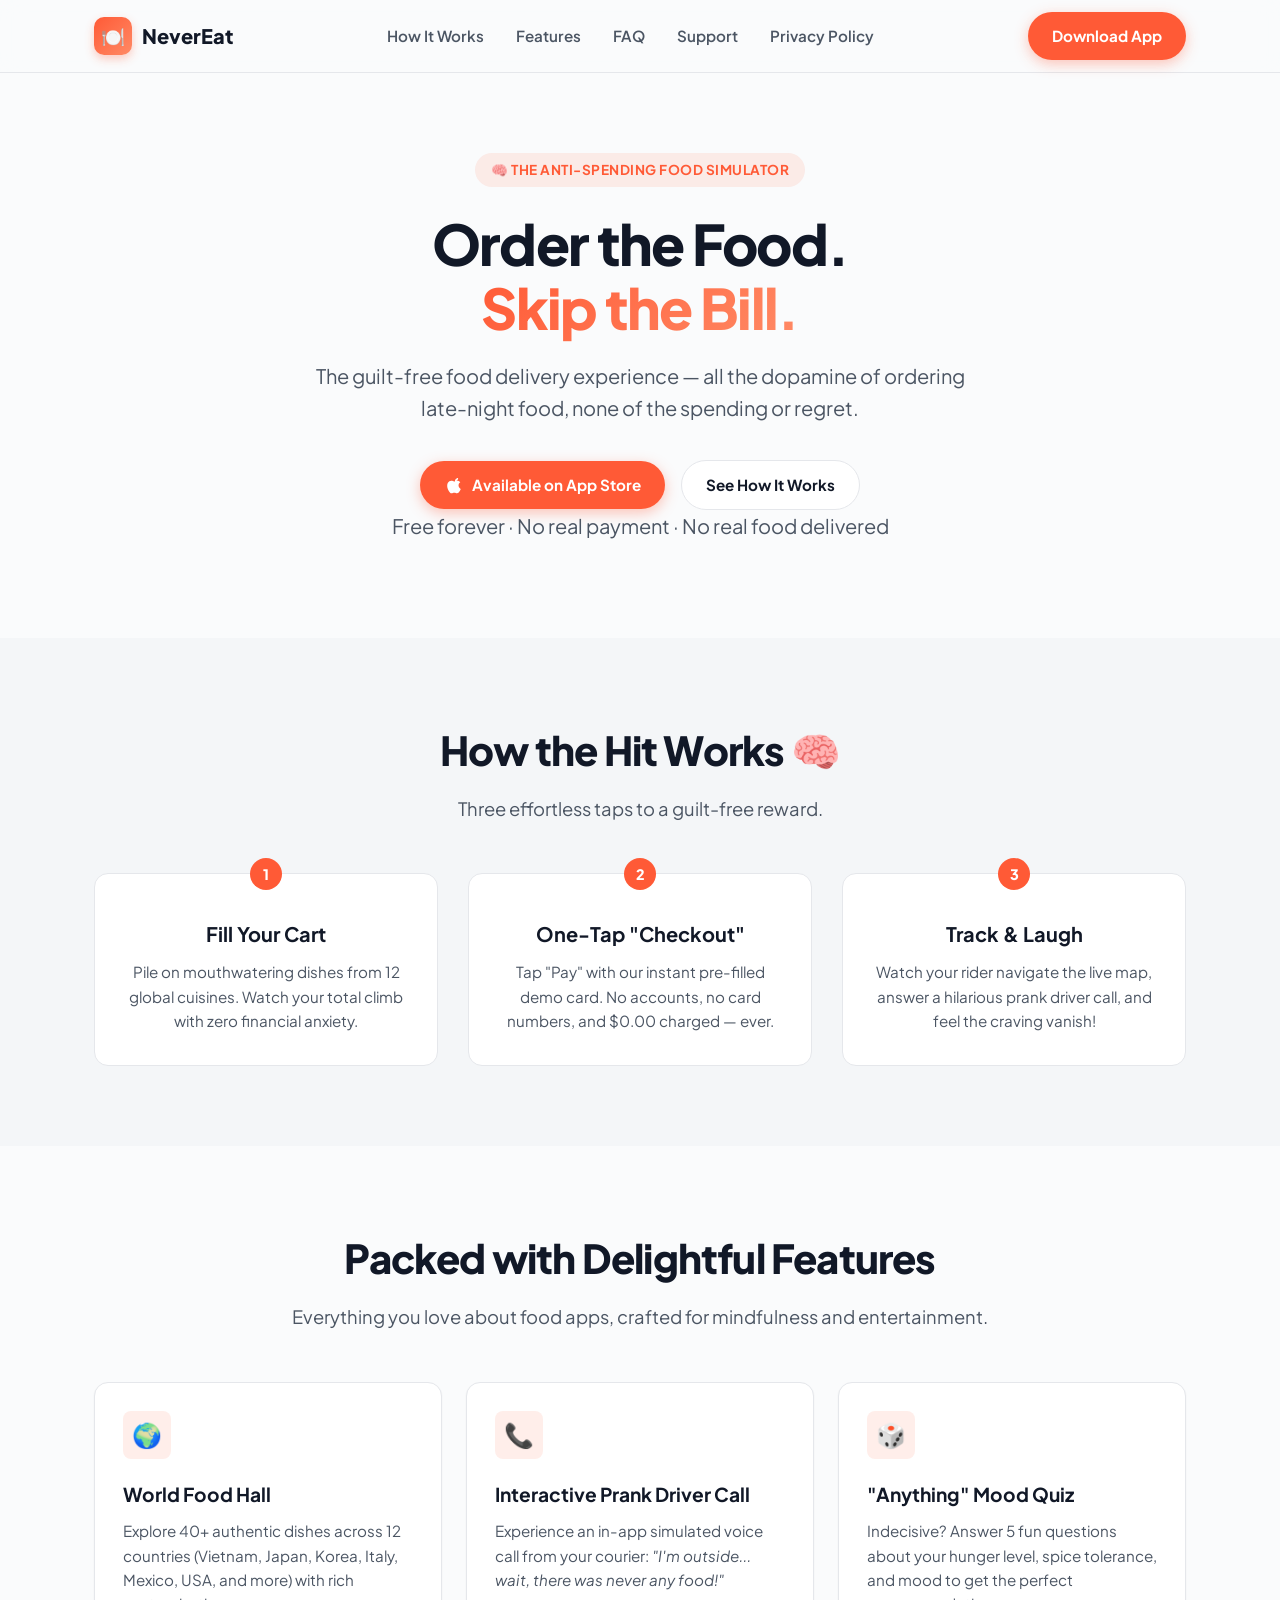
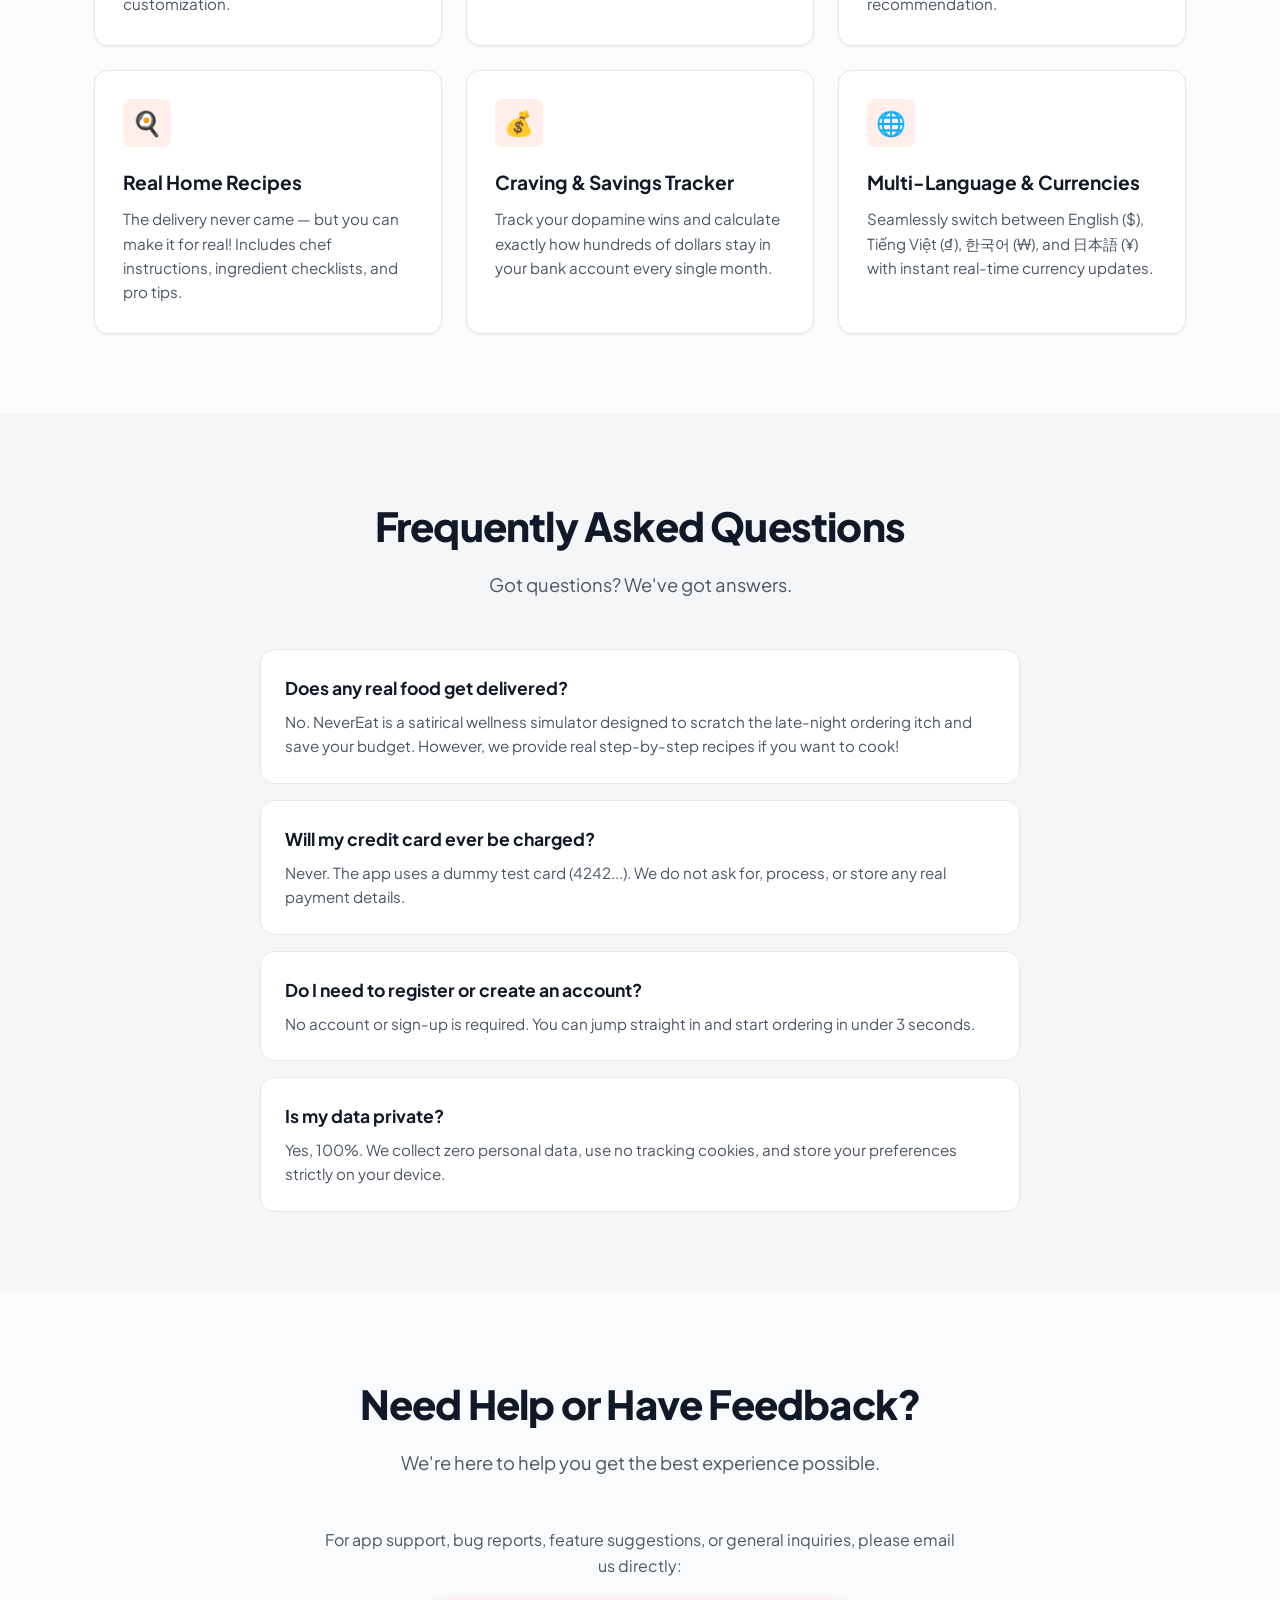
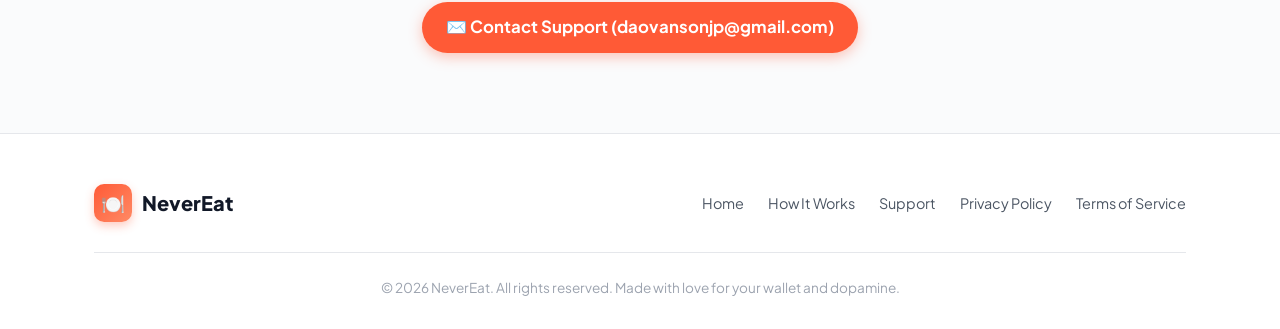
<file: index.html>
<!DOCTYPE html>
<html lang="en">
<head>
  <meta charset="UTF-8">
  <meta name="viewport" content="width=device-width, initial-scale=1.0">
  <title>NeverEat — Order the Food. Skip the Bill. Get the Dopamine.</title>
  <meta name="description" content="NeverEat is the world's first guilt-free fake food delivery app. Satisfy late-night cravings, save money, and get real home recipes.">
  <link rel="preconnect" href="https://fonts.googleapis.com">
  <link rel="preconnect" href="https://fonts.gstatic.com" crossorigin>
  <link href="https://fonts.googleapis.com/css2?family=Plus+Jakarta+Sans:wght@400;500;600;700;800&display=swap" rel="stylesheet">
  <link rel="stylesheet" href="style.css">
</head>
<body>

  <!-- Navigation -->
  <header>
    <div class="container nav-wrapper">
      <a href="index.html" class="logo">
        <div class="logo-icon">🍽️</div>
        <span>NeverEat</span>
      </a>
      <ul class="nav-links">
        <li><a href="#how-it-works">How It Works</a></li>
        <li><a href="#features">Features</a></li>
        <li><a href="#faq">FAQ</a></li>
        <li><a href="#support">Support</a></li>
        <li><a href="privacy.html">Privacy Policy</a></li>
      </ul>
      <a href="#download" class="btn-primary">Download App</a>
    </div>
  </header>

  <!-- Hero Section -->
  <section class="hero" id="download">
    <div class="container">
      <div class="badge-tag">🧠 The Anti-Spending Food Simulator</div>
      <h1>Order the Food.<br><span>Skip the Bill.</span></h1>
      <p>The guilt-free food delivery experience — all the dopamine of ordering late-night food, none of the spending or regret.</p>
      
      <div class="hero-cta-group">
        <a href="#" class="btn-primary">
          <svg width="20" height="20" viewBox="0 0 24 24" fill="currentColor"><path d="M18.71 19.5c-.83 1.24-1.71 2.45-3.05 2.47-1.34.03-1.77-.79-3.29-.79-1.53 0-2 .77-3.27.82-1.31.05-2.3-1.32-3.14-2.53C4.25 17 2.94 12.45 4.7 9.39c.87-1.52 2.43-2.48 4.12-2.51 1.28-.02 2.5.87 3.29.87.78 0 2.26-1.07 3.81-.91.65.03 2.47.26 3.64 1.98-.09.06-2.17 1.28-2.15 3.81.03 3.02 2.65 4.03 2.68 4.04-.03.07-.42 1.44-1.38 2.83M15.97 6.37c.62-.75 1.04-1.8 1.01-2.87-.96.04-2.13.64-2.79 1.41-.58.68-1.1 1.74-1.04 2.8.07.01 1.15.08 2.82-1.34z"/></svg>
          Available on App Store
        </a>
        <a href="#how-it-works" class="btn-secondary">See How It Works</a>
      </div>
      <p class="hero-disclaimer">Free forever · No real payment · No real food delivered</p>
    </div>
  </section>

  <!-- How It Works Section -->
  <section class="section" id="how-it-works" style="background-color: var(--bg-card-subtle);">
    <div class="container">
      <div class="section-title">
        <h2>How the Hit Works 🧠</h2>
        <p>Three effortless taps to a guilt-free reward.</p>
      </div>

      <div class="steps-grid">
        <div class="step-card">
          <div class="step-num">1</div>
          <h3>Fill Your Cart</h3>
          <p>Pile on mouthwatering dishes from 12 global cuisines. Watch your total climb with zero financial anxiety.</p>
        </div>

        <div class="step-card">
          <div class="step-num">2</div>
          <h3>One-Tap "Checkout"</h3>
          <p>Tap "Pay" with our instant pre-filled demo card. No accounts, no card numbers, and $0.00 charged — ever.</p>
        </div>

        <div class="step-card">
          <div class="step-num">3</div>
          <h3>Track & Laugh</h3>
          <p>Watch your rider navigate the live map, answer a hilarious prank driver call, and feel the craving vanish!</p>
        </div>
      </div>
    </div>
  </section>

  <!-- Key Features Grid -->
  <section class="section" id="features">
    <div class="container">
      <div class="section-title">
        <h2>Packed with Delightful Features</h2>
        <p>Everything you love about food apps, crafted for mindfulness and entertainment.</p>
      </div>

      <div class="feature-cards-grid">
        <div class="card">
          <div class="card-icon">🌍</div>
          <h3>World Food Hall</h3>
          <p>Explore 40+ authentic dishes across 12 countries (Vietnam, Japan, Korea, Italy, Mexico, USA, and more) with rich customization.</p>
        </div>

        <div class="card">
          <div class="card-icon">📞</div>
          <h3>Interactive Prank Driver Call</h3>
          <p>Experience an in-app simulated voice call from your courier: <i>"I'm outside... wait, there was never any food!"</i></p>
        </div>

        <div class="card">
          <div class="card-icon">🎲</div>
          <h3>"Anything" Mood Quiz</h3>
          <p>Indecisive? Answer 5 fun questions about your hunger level, spice tolerance, and mood to get the perfect recommendation.</p>
        </div>

        <div class="card">
          <div class="card-icon">🍳</div>
          <h3>Real Home Recipes</h3>
          <p>The delivery never came — but you can make it for real! Includes chef instructions, ingredient checklists, and pro tips.</p>
        </div>

        <div class="card">
          <div class="card-icon">💰</div>
          <h3>Craving & Savings Tracker</h3>
          <p>Track your dopamine wins and calculate exactly how hundreds of dollars stay in your bank account every single month.</p>
        </div>

        <div class="card">
          <div class="card-icon">🌐</div>
          <h3>Multi-Language & Currencies</h3>
          <p>Seamlessly switch between English ($), Tiếng Việt (₫), 한국어 (₩), and 日本語 (¥) with instant real-time currency updates.</p>
        </div>
      </div>
    </div>
  </section>

  <!-- FAQ Section -->
  <section class="section" id="faq" style="background-color: var(--bg-card-subtle);">
    <div class="container">
      <div class="section-title">
        <h2>Frequently Asked Questions</h2>
        <p>Got questions? We've got answers.</p>
      </div>

      <div class="faq-grid">
        <div class="faq-item">
          <h4>Does any real food get delivered?</h4>
          <p>No. NeverEat is a satirical wellness simulator designed to scratch the late-night ordering itch and save your budget. However, we provide real step-by-step recipes if you want to cook!</p>
        </div>

        <div class="faq-item">
          <h4>Will my credit card ever be charged?</h4>
          <p>Never. The app uses a dummy test card (4242...). We do not ask for, process, or store any real payment details.</p>
        </div>

        <div class="faq-item">
          <h4>Do I need to register or create an account?</h4>
          <p>No account or sign-up is required. You can jump straight in and start ordering in under 3 seconds.</p>
        </div>

        <div class="faq-item">
          <h4>Is my data private?</h4>
          <p>Yes, 100%. We collect zero personal data, use no tracking cookies, and store your preferences strictly on your device.</p>
        </div>
      </div>
    </div>
  </section>

  <!-- Support Section -->
  <section class="section" id="support">
    <div class="container" style="text-align: center; max-width: 680px;">
      <div class="section-title">
        <h2>Need Help or Have Feedback?</h2>
        <p>We're here to help you get the best experience possible.</p>
      </div>
      <p style="color: var(--text-secondary); margin-bottom: 24px;">
        For app support, bug reports, feature suggestions, or general inquiries, please email us directly:
      </p>
      <a href="mailto:daovansonjp@gmail.com" class="btn-primary" style="font-size: 1.05rem;">
        ✉️ Contact Support (daovansonjp@gmail.com)
      </a>
    </div>
  </section>

  <!-- Footer -->
  <footer>
    <div class="container">
      <div class="footer-grid">
        <div class="logo">
          <div class="logo-icon">🍽️</div>
          <span>NeverEat</span>
        </div>
        <ul class="footer-links">
          <li><a href="index.html">Home</a></li>
          <li><a href="#how-it-works">How It Works</a></li>
          <li><a href="#support">Support</a></li>
          <li><a href="privacy.html">Privacy Policy</a></li>
          <li><a href="terms.html">Terms of Service</a></li>
        </ul>
      </div>
      <div class="copyright">
        &copy; 2026 NeverEat. All rights reserved. Made with love for your wallet and dopamine.
      </div>
    </div>
  </footer>

</body>
</html>
</file>
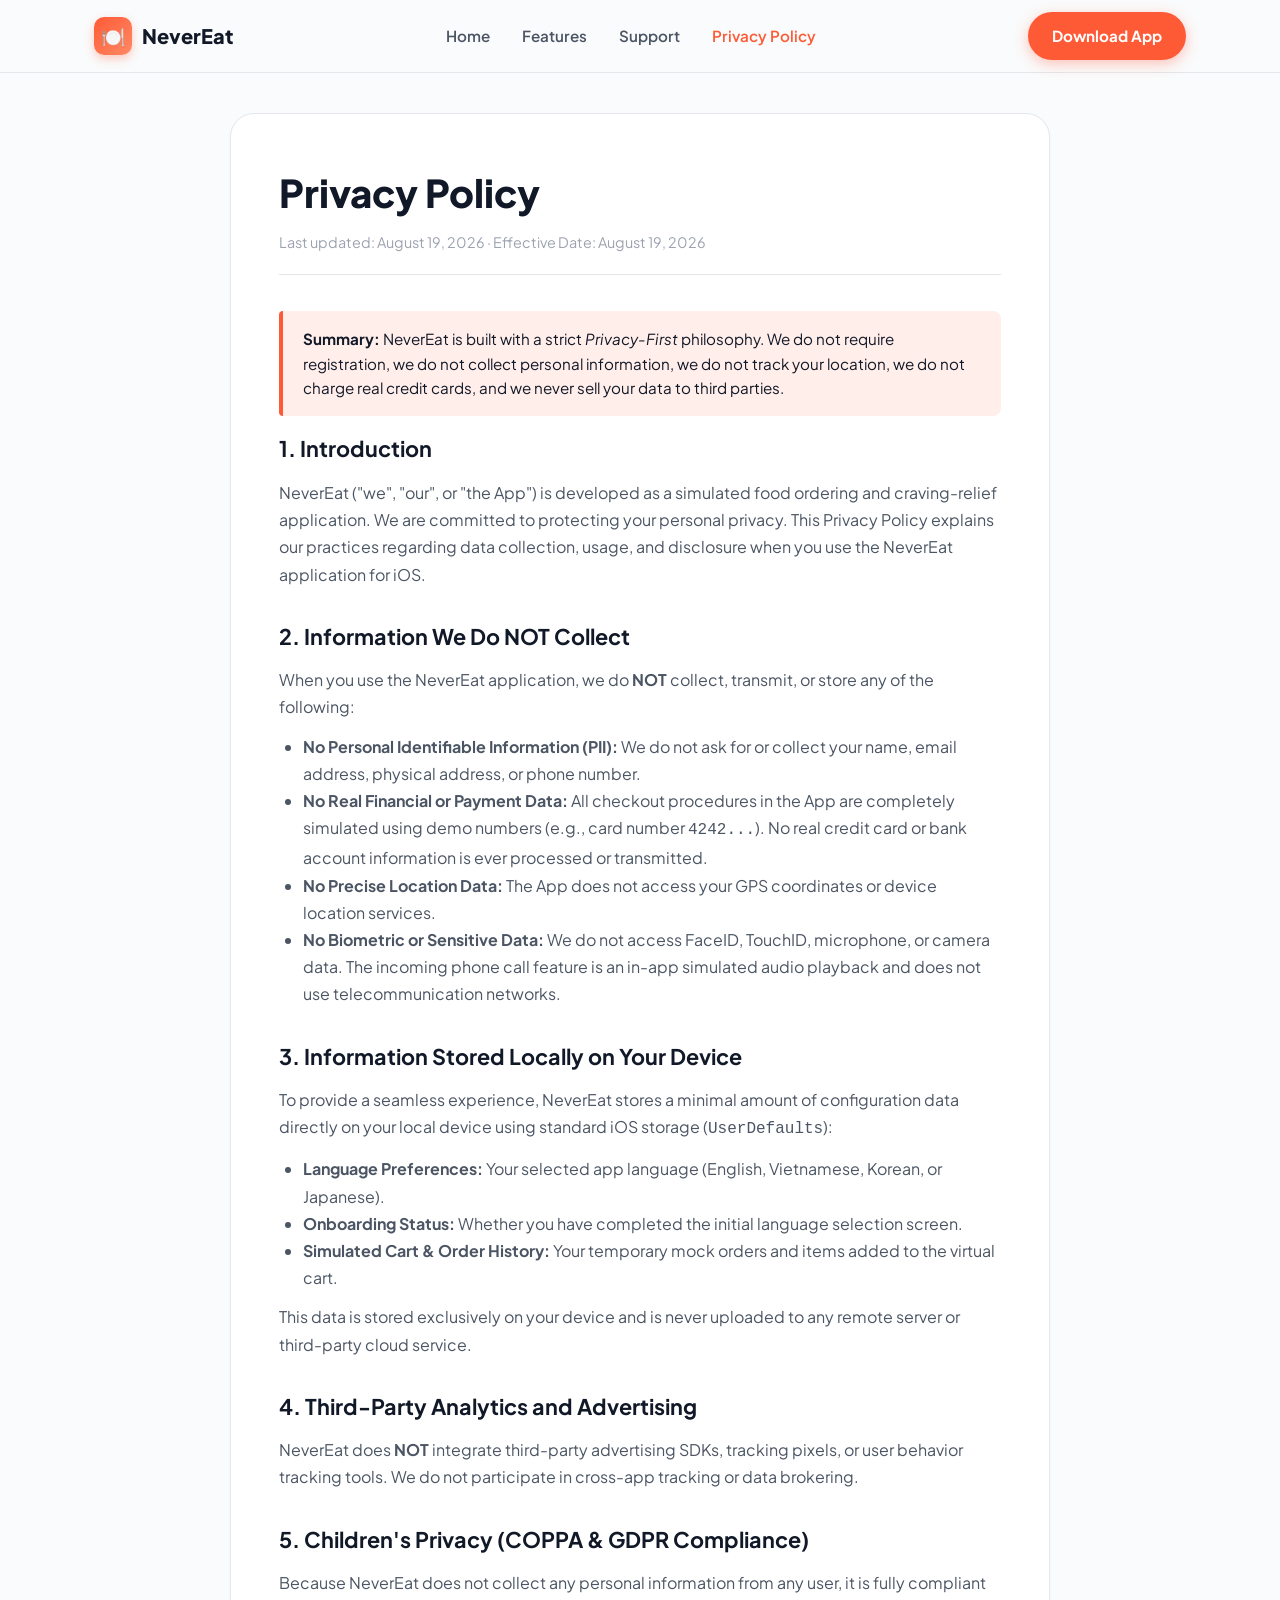
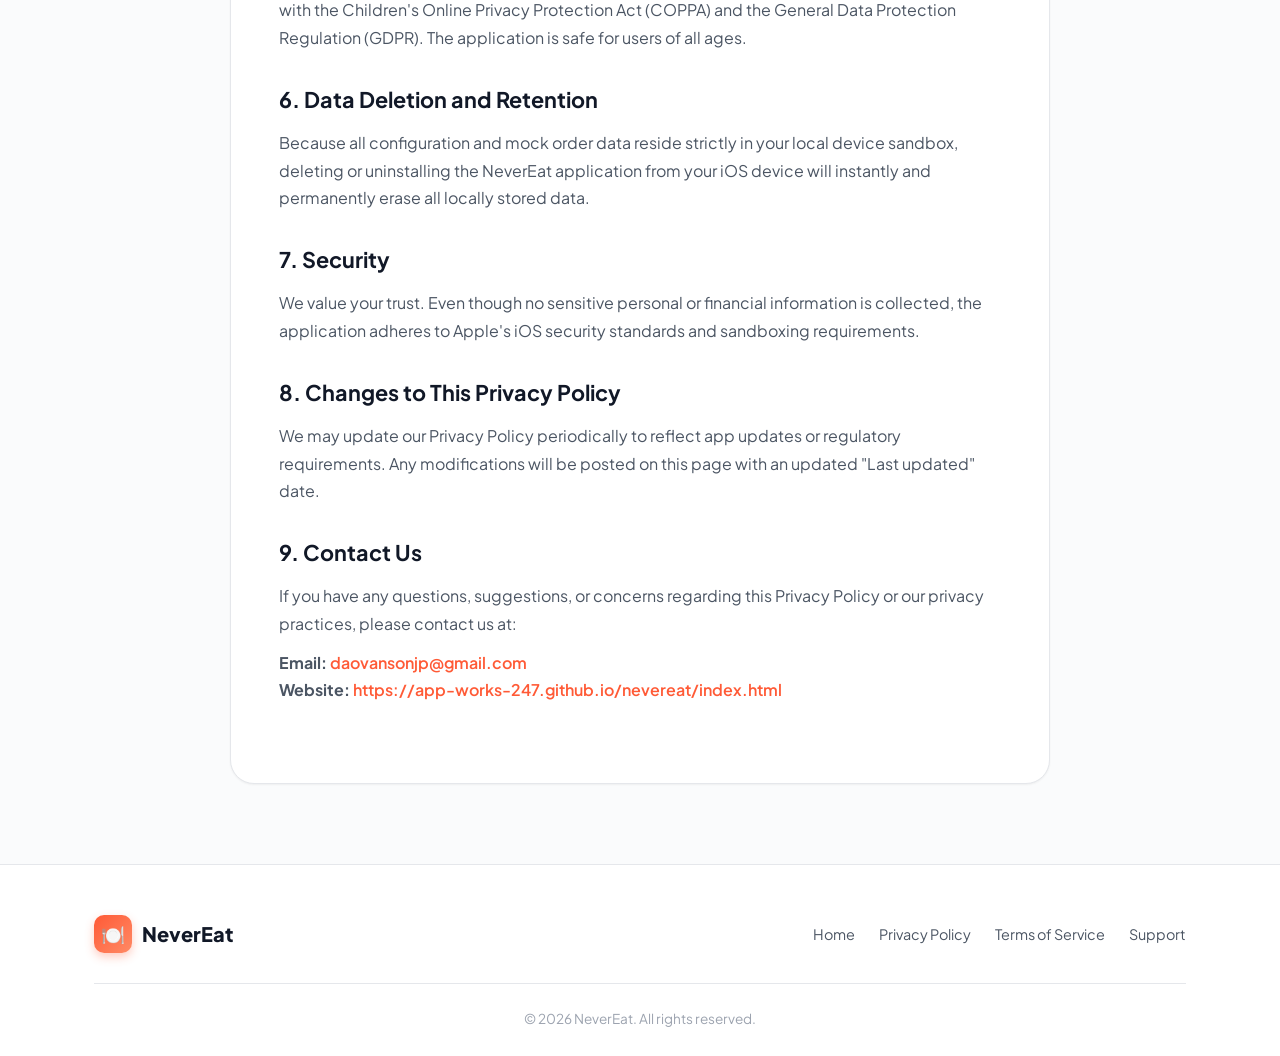
<file: privacy.html>
<!DOCTYPE html>
<html lang="en">
<head>
  <meta charset="UTF-8">
  <meta name="viewport" content="width=device-width, initial-scale=1.0">
  <title>Privacy Policy — NeverEat iOS App</title>
  <meta name="description" content="Privacy Policy for NeverEat iOS Application. We respect your privacy and collect zero personal data.">
  <link rel="preconnect" href="https://fonts.googleapis.com">
  <link rel="preconnect" href="https://fonts.gstatic.com" crossorigin>
  <link href="https://fonts.googleapis.com/css2?family=Plus+Jakarta+Sans:wght@400;500;600;700;800&display=swap" rel="stylesheet">
  <link rel="stylesheet" href="style.css">
</head>
<body>

  <!-- Navigation -->
  <header>
    <div class="container nav-wrapper">
      <a href="index.html" class="logo">
        <div class="logo-icon">🍽️</div>
        <span>NeverEat</span>
      </a>
      <ul class="nav-links">
        <li><a href="index.html">Home</a></li>
        <li><a href="index.html#features">Features</a></li>
        <li><a href="index.html#support">Support</a></li>
        <li><a href="privacy.html" style="color: var(--primary);">Privacy Policy</a></li>
      </ul>
      <a href="index.html#download" class="btn-primary">Download App</a>
    </div>
  </header>

  <!-- Main Legal Document -->
  <main class="container">
    <div class="legal-wrapper">
      <h1>Privacy Policy</h1>
      <div class="legal-meta">
        Last updated: August 19, 2026 · Effective Date: August 19, 2026
      </div>

      <div class="legal-highlight">
        <strong>Summary:</strong> NeverEat is built with a strict <em>Privacy-First</em> philosophy. We do not require registration, we do not collect personal information, we do not track your location, we do not charge real credit cards, and we never sell your data to third parties.
      </div>

      <div class="legal-section">
        <h2>1. Introduction</h2>
        <p>NeverEat ("we", "our", or "the App") is developed as a simulated food ordering and craving-relief application. We are committed to protecting your personal privacy. This Privacy Policy explains our practices regarding data collection, usage, and disclosure when you use the NeverEat application for iOS.</p>
      </div>

      <div class="legal-section">
        <h2>2. Information We Do NOT Collect</h2>
        <p>When you use the NeverEat application, we do <strong>NOT</strong> collect, transmit, or store any of the following:</p>
        <ul>
          <li><strong>No Personal Identifiable Information (PII):</strong> We do not ask for or collect your name, email address, physical address, or phone number.</li>
          <li><strong>No Real Financial or Payment Data:</strong> All checkout procedures in the App are completely simulated using demo numbers (e.g., card number <code>4242...</code>). No real credit card or bank account information is ever processed or transmitted.</li>
          <li><strong>No Precise Location Data:</strong> The App does not access your GPS coordinates or device location services.</li>
          <li><strong>No Biometric or Sensitive Data:</strong> We do not access FaceID, TouchID, microphone, or camera data. The incoming phone call feature is an in-app simulated audio playback and does not use telecommunication networks.</li>
        </ul>
      </div>

      <div class="legal-section">
        <h2>3. Information Stored Locally on Your Device</h2>
        <p>To provide a seamless experience, NeverEat stores a minimal amount of configuration data directly on your local device using standard iOS storage (<code>UserDefaults</code>):</p>
        <ul>
          <li><strong>Language Preferences:</strong> Your selected app language (English, Vietnamese, Korean, or Japanese).</li>
          <li><strong>Onboarding Status:</strong> Whether you have completed the initial language selection screen.</li>
          <li><strong>Simulated Cart & Order History:</strong> Your temporary mock orders and items added to the virtual cart.</li>
        </ul>
        <p>This data is stored exclusively on your device and is never uploaded to any remote server or third-party cloud service.</p>
      </div>

      <div class="legal-section">
        <h2>4. Third-Party Analytics and Advertising</h2>
        <p>NeverEat does <strong>NOT</strong> integrate third-party advertising SDKs, tracking pixels, or user behavior tracking tools. We do not participate in cross-app tracking or data brokering.</p>
      </div>

      <div class="legal-section">
        <h2>5. Children's Privacy (COPPA & GDPR Compliance)</h2>
        <p>Because NeverEat does not collect any personal information from any user, it is fully compliant with the Children's Online Privacy Protection Act (COPPA) and the General Data Protection Regulation (GDPR). The application is safe for users of all ages.</p>
      </div>

      <div class="legal-section">
        <h2>6. Data Deletion and Retention</h2>
        <p>Because all configuration and mock order data reside strictly in your local device sandbox, deleting or uninstalling the NeverEat application from your iOS device will instantly and permanently erase all locally stored data.</p>
      </div>

      <div class="legal-section">
        <h2>7. Security</h2>
        <p>We value your trust. Even though no sensitive personal or financial information is collected, the application adheres to Apple's iOS security standards and sandboxing requirements.</p>
      </div>

      <div class="legal-section">
        <h2>8. Changes to This Privacy Policy</h2>
        <p>We may update our Privacy Policy periodically to reflect app updates or regulatory requirements. Any modifications will be posted on this page with an updated "Last updated" date.</p>
      </div>

      <div class="legal-section">
        <h2>9. Contact Us</h2>
        <p>If you have any questions, suggestions, or concerns regarding this Privacy Policy or our privacy practices, please contact us at:</p>
        <p>
          <strong>Email:</strong> <a href="mailto:daovansonjp@gmail.com" style="color: var(--primary); font-weight: 600;">daovansonjp@gmail.com</a><br>
          <strong>Website:</strong> <a href="https://app-works-247.github.io/nevereat/index.html" style="color: var(--primary); font-weight: 600;">https://app-works-247.github.io/nevereat/index.html</a>
        </p>
      </div>
    </div>
  </main>

  <!-- Footer -->
  <footer>
    <div class="container">
      <div class="footer-grid">
        <div class="logo">
          <div class="logo-icon">🍽️</div>
          <span>NeverEat</span>
        </div>
        <ul class="footer-links">
          <li><a href="index.html">Home</a></li>
          <li><a href="privacy.html">Privacy Policy</a></li>
          <li><a href="terms.html">Terms of Service</a></li>
          <li><a href="index.html#support">Support</a></li>
        </ul>
      </div>
      <div class="copyright">
        &copy; 2026 NeverEat. All rights reserved.
      </div>
    </div>
  </footer>

</body>
</html>
</file>
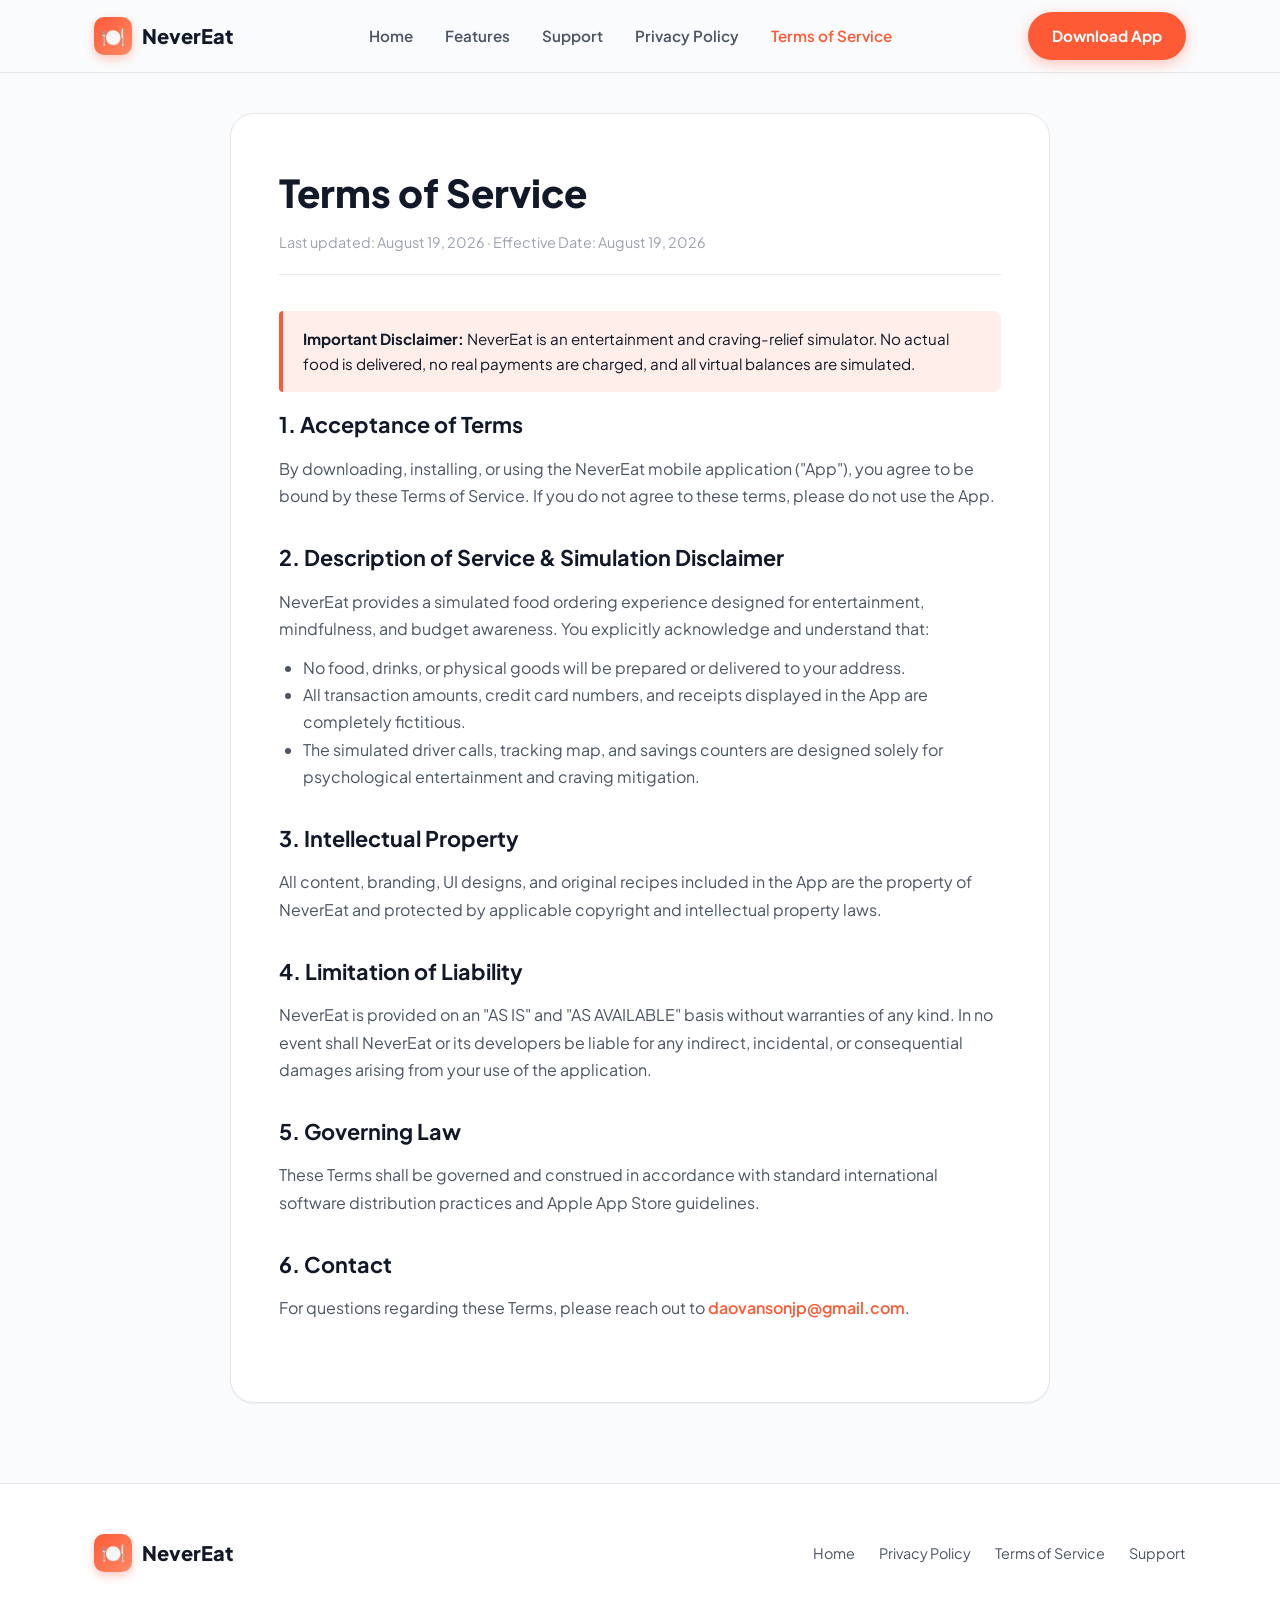
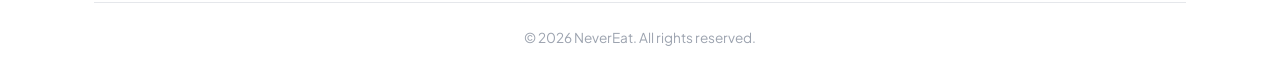
<file: terms.html>
<!DOCTYPE html>
<html lang="en">
<head>
  <meta charset="UTF-8">
  <meta name="viewport" content="width=device-width, initial-scale=1.0">
  <title>Terms of Service — NeverEat iOS App</title>
  <meta name="description" content="Terms of Service for NeverEat iOS Application.">
  <link rel="preconnect" href="https://fonts.googleapis.com">
  <link rel="preconnect" href="https://fonts.gstatic.com" crossorigin>
  <link href="https://fonts.googleapis.com/css2?family=Plus+Jakarta+Sans:wght@400;500;600;700;800&display=swap" rel="stylesheet">
  <link rel="stylesheet" href="style.css">
</head>
<body>

  <!-- Navigation -->
  <header>
    <div class="container nav-wrapper">
      <a href="index.html" class="logo">
        <div class="logo-icon">🍽️</div>
        <span>NeverEat</span>
      </a>
      <ul class="nav-links">
        <li><a href="index.html">Home</a></li>
        <li><a href="index.html#features">Features</a></li>
        <li><a href="index.html#support">Support</a></li>
        <li><a href="privacy.html">Privacy Policy</a></li>
        <li><a href="terms.html" style="color: var(--primary);">Terms of Service</a></li>
      </ul>
      <a href="index.html#download" class="btn-primary">Download App</a>
    </div>
  </header>

  <!-- Main Legal Document -->
  <main class="container">
    <div class="legal-wrapper">
      <h1>Terms of Service</h1>
      <div class="legal-meta">
        Last updated: August 19, 2026 · Effective Date: August 19, 2026
      </div>

      <div class="legal-highlight">
        <strong>Important Disclaimer:</strong> NeverEat is an entertainment and craving-relief simulator. No actual food is delivered, no real payments are charged, and all virtual balances are simulated.
      </div>

      <div class="legal-section">
        <h2>1. Acceptance of Terms</h2>
        <p>By downloading, installing, or using the NeverEat mobile application ("App"), you agree to be bound by these Terms of Service. If you do not agree to these terms, please do not use the App.</p>
      </div>

      <div class="legal-section">
        <h2>2. Description of Service & Simulation Disclaimer</h2>
        <p>NeverEat provides a simulated food ordering experience designed for entertainment, mindfulness, and budget awareness. You explicitly acknowledge and understand that:</p>
        <ul>
          <li>No food, drinks, or physical goods will be prepared or delivered to your address.</li>
          <li>All transaction amounts, credit card numbers, and receipts displayed in the App are completely fictitious.</li>
          <li>The simulated driver calls, tracking map, and savings counters are designed solely for psychological entertainment and craving mitigation.</li>
        </ul>
      </div>

      <div class="legal-section">
        <h2>3. Intellectual Property</h2>
        <p>All content, branding, UI designs, and original recipes included in the App are the property of NeverEat and protected by applicable copyright and intellectual property laws.</p>
      </div>

      <div class="legal-section">
        <h2>4. Limitation of Liability</h2>
        <p>NeverEat is provided on an "AS IS" and "AS AVAILABLE" basis without warranties of any kind. In no event shall NeverEat or its developers be liable for any indirect, incidental, or consequential damages arising from your use of the application.</p>
      </div>

      <div class="legal-section">
        <h2>5. Governing Law</h2>
        <p>These Terms shall be governed and construed in accordance with standard international software distribution practices and Apple App Store guidelines.</p>
      </div>

      <div class="legal-section">
        <h2>6. Contact</h2>
        <p>For questions regarding these Terms, please reach out to <a href="mailto:daovansonjp@gmail.com" style="color: var(--primary); font-weight: 600;">daovansonjp@gmail.com</a>.</p>
      </div>
    </div>
  </main>

  <!-- Footer -->
  <footer>
    <div class="container">
      <div class="footer-grid">
        <div class="logo">
          <div class="logo-icon">🍽️</div>
          <span>NeverEat</span>
        </div>
        <ul class="footer-links">
          <li><a href="index.html">Home</a></li>
          <li><a href="privacy.html">Privacy Policy</a></li>
          <li><a href="terms.html">Terms of Service</a></li>
          <li><a href="index.html#support">Support</a></li>
        </ul>
      </div>
      <div class="copyright">
        &copy; 2026 NeverEat. All rights reserved.
      </div>
    </div>
  </footer>

</body>
</html>
</file>
<file: style.css>
:root {
  --primary: #FF5A36;
  --primary-hover: #E04826;
  --primary-light: rgba(255, 90, 54, 0.1);
  --secondary: #2EC4B6;
  --bg-main: #FAFBFC;
  --bg-card: #FFFFFF;
  --bg-card-subtle: #F4F6F8;
  --text-primary: #111827;
  --text-secondary: #4B5563;
  --text-muted: #9CA3AF;
  --border: #E5E7EB;
  --shadow-sm: 0 1px 2px 0 rgba(0, 0, 0, 0.05);
  --shadow-md: 0 4px 6px -1px rgba(0, 0, 0, 0.08), 0 2px 4px -1px rgba(0, 0, 0, 0.04);
  --shadow-lg: 0 10px 25px -3px rgba(0, 0, 0, 0.08), 0 4px 6px -2px rgba(0, 0, 0, 0.03);
  --shadow-xl: 0 20px 30px -10px rgba(255, 90, 54, 0.15);
  --radius-sm: 8px;
  --radius-md: 14px;
  --radius-lg: 24px;
  --radius-full: 9999px;
  --font-sans: 'Plus Jakarta Sans', -apple-system, BlinkMacSystemFont, 'Segoe UI', Roboto, Helvetica, Arial, sans-serif;
}

* {
  margin: 0;
  padding: 0;
  box-sizing: border-box;
}

body {
  font-family: var(--font-sans);
  background-color: var(--bg-main);
  color: var(--text-primary);
  line-height: 1.6;
  -webkit-font-smoothing: antialiased;
}

a {
  color: inherit;
  text-decoration: none;
}

.container {
  width: 100%;
  max-width: 1140px;
  margin: 0 auto;
  padding: 0 24px;
}

/* Header & Nav */
header {
  position: sticky;
  top: 0;
  z-index: 50;
  background: rgba(250, 251, 252, 0.85);
  backdrop-filter: blur(12px);
  -webkit-backdrop-filter: blur(12px);
  border-bottom: 1px solid var(--border);
}

.nav-wrapper {
  display: flex;
  align-items: center;
  justify-content: space-between;
  height: 72px;
}

.logo {
  display: flex;
  align-items: center;
  gap: 10px;
  font-weight: 800;
  font-size: 1.25rem;
  color: var(--text-primary);
}

.logo-icon {
  width: 38px;
  height: 38px;
  background: linear-gradient(135deg, var(--primary), #FF8A65);
  border-radius: 10px;
  display: flex;
  align-items: center;
  justify-content: center;
  color: white;
  font-size: 1.2rem;
  box-shadow: 0 4px 10px rgba(255, 90, 54, 0.3);
}

.nav-links {
  display: flex;
  align-items: center;
  gap: 32px;
  list-style: none;
}

.nav-links a {
  font-size: 0.95rem;
  font-weight: 600;
  color: var(--text-secondary);
  transition: color 0.2s ease;
}

.nav-links a:hover {
  color: var(--primary);
}

.btn-primary {
  display: inline-flex;
  align-items: center;
  justify-content: center;
  gap: 8px;
  background: var(--primary);
  color: white;
  font-weight: 700;
  font-size: 0.95rem;
  padding: 12px 24px;
  border-radius: var(--radius-full);
  transition: all 0.25s ease;
  border: none;
  cursor: pointer;
  box-shadow: 0 4px 14px rgba(255, 90, 54, 0.35);
}

.btn-primary:hover {
  background: var(--primary-hover);
  transform: translateY(-2px);
  box-shadow: 0 6px 20px rgba(255, 90, 54, 0.45);
}

.btn-secondary {
  display: inline-flex;
  align-items: center;
  justify-content: center;
  gap: 8px;
  background: var(--bg-card);
  color: var(--text-primary);
  font-weight: 700;
  font-size: 0.95rem;
  padding: 12px 24px;
  border-radius: var(--radius-full);
  border: 1px solid var(--border);
  transition: all 0.25s ease;
}

.btn-secondary:hover {
  background: var(--bg-card-subtle);
  border-color: var(--text-muted);
}

/* Hero Section */
.hero {
  padding: 80px 0 60px;
  text-align: center;
}

.badge-tag {
  display: inline-flex;
  align-items: center;
  gap: 6px;
  background: var(--primary-light);
  color: var(--primary);
  font-weight: 700;
  font-size: 0.85rem;
  padding: 6px 16px;
  border-radius: var(--radius-full);
  margin-bottom: 24px;
  letter-spacing: 0.5px;
  text-transform: uppercase;
}

.hero h1 {
  font-size: 3.5rem;
  font-weight: 800;
  line-height: 1.15;
  letter-spacing: -0.03em;
  margin-bottom: 20px;
  color: var(--text-primary);
}

.hero h1 span {
  color: var(--primary);
  background: linear-gradient(135deg, var(--primary) 0%, #FF8A65 100%);
  -webkit-background-clip: text;
  -webkit-text-fill-color: transparent;
}

.hero p {
  font-size: 1.25rem;
  color: var(--text-secondary);
  max-width: 680px;
  margin: 0 auto 36px;
}

.hero-cta-group {
  display: flex;
  justify-content: center;
  align-items: center;
  gap: 16px;
  flex-wrap: wrap;
}

.hero-disclaimer {
  font-size: 0.85rem;
  color: var(--text-muted);
  margin-top: 18px;
}

/* Feature Cards Grid */
.feature-cards-grid {
  display: grid;
  grid-template-columns: repeat(auto-fit, minmax(280px, 1fr));
  gap: 24px;
  margin-top: 40px;
}

.card {
  background: var(--bg-card);
  border: 1px solid var(--border);
  border-radius: var(--radius-md);
  padding: 28px;
  transition: all 0.3s ease;
  box-shadow: var(--shadow-sm);
}

.card:hover {
  transform: translateY(-4px);
  box-shadow: var(--shadow-lg);
  border-color: rgba(255, 90, 54, 0.3);
}

.card-icon {
  width: 48px;
  height: 48px;
  border-radius: var(--radius-sm);
  background: var(--primary-light);
  color: var(--primary);
  display: flex;
  align-items: center;
  justify-content: center;
  font-size: 1.5rem;
  margin-bottom: 20px;
}

.card h3 {
  font-size: 1.2rem;
  font-weight: 700;
  margin-bottom: 10px;
}

.card p {
  color: var(--text-secondary);
  font-size: 0.95rem;
  line-height: 1.6;
}

/* How it works */
.section {
  padding: 80px 0;
}

.section-title {
  text-align: center;
  margin-bottom: 50px;
}

.section-title h2 {
  font-size: 2.5rem;
  font-weight: 800;
  letter-spacing: -0.02em;
  margin-bottom: 12px;
}

.section-title p {
  font-size: 1.15rem;
  color: var(--text-secondary);
}

.steps-grid {
  display: grid;
  grid-template-columns: repeat(3, 1fr);
  gap: 30px;
}

.step-card {
  position: relative;
  background: var(--bg-card);
  border: 1px solid var(--border);
  border-radius: var(--radius-md);
  padding: 32px 24px;
  text-align: center;
}

.step-num {
  position: absolute;
  top: -16px;
  left: 50%;
  transform: translateX(-50%);
  width: 32px;
  height: 32px;
  background: var(--primary);
  color: white;
  border-radius: 50%;
  font-weight: 800;
  display: flex;
  align-items: center;
  justify-content: center;
  font-size: 0.9rem;
}

.step-card h3 {
  margin-top: 12px;
  margin-bottom: 10px;
  font-size: 1.25rem;
}

.step-card p {
  color: var(--text-secondary);
  font-size: 0.95rem;
}

/* FAQ */
.faq-grid {
  max-width: 760px;
  margin: 0 auto;
  display: flex;
  flex-direction: column;
  gap: 16px;
}

.faq-item {
  background: var(--bg-card);
  border: 1px solid var(--border);
  border-radius: var(--radius-md);
  padding: 24px;
}

.faq-item h4 {
  font-size: 1.1rem;
  font-weight: 700;
  margin-bottom: 8px;
}

.faq-item p {
  color: var(--text-secondary);
  font-size: 0.95rem;
}

/* Legal / Privacy policy container */
.legal-wrapper {
  max-width: 820px;
  margin: 40px auto 80px;
  background: var(--bg-card);
  border: 1px solid var(--border);
  border-radius: var(--radius-lg);
  padding: 48px;
  box-shadow: var(--shadow-sm);
}

.legal-wrapper h1 {
  font-size: 2.4rem;
  font-weight: 800;
  margin-bottom: 8px;
}

.legal-meta {
  color: var(--text-muted);
  font-size: 0.9rem;
  margin-bottom: 36px;
  padding-bottom: 20px;
  border-bottom: 1px solid var(--border);
}

.legal-section {
  margin-bottom: 32px;
}

.legal-section h2 {
  font-size: 1.35rem;
  font-weight: 700;
  margin-bottom: 12px;
  color: var(--text-primary);
}

.legal-section p, .legal-section ul {
  color: var(--text-secondary);
  font-size: 1rem;
  line-height: 1.7;
  margin-bottom: 12px;
}

.legal-section ul {
  padding-left: 24px;
}

.legal-highlight {
  background: var(--primary-light);
  border-left: 4px solid var(--primary);
  padding: 16px 20px;
  border-radius: 4px var(--radius-sm) var(--radius-sm) 4px;
  margin: 16px 0;
  color: var(--text-primary);
  font-size: 0.95rem;
}

/* Footer */
footer {
  border-top: 1px solid var(--border);
  background: var(--bg-card);
  padding: 50px 0 30px;
}

.footer-grid {
  display: flex;
  justify-content: space-between;
  align-items: center;
  flex-wrap: wrap;
  gap: 20px;
  margin-bottom: 30px;
}

.footer-links {
  display: flex;
  gap: 24px;
  list-style: none;
}

.footer-links a {
  font-size: 0.9rem;
  color: var(--text-secondary);
}

.footer-links a:hover {
  color: var(--primary);
}

.copyright {
  text-align: center;
  font-size: 0.85rem;
  color: var(--text-muted);
  border-top: 1px solid var(--border);
  padding-top: 24px;
}

/* Responsive */
@media (max-width: 768px) {
  .hero h1 {
    font-size: 2.4rem;
  }
  .hero p {
    font-size: 1.05rem;
  }
  .steps-grid {
    grid-template-columns: 1fr;
  }
  .legal-wrapper {
    padding: 24px;
  }
  .nav-links {
    display: none;
  }
}
</file>
